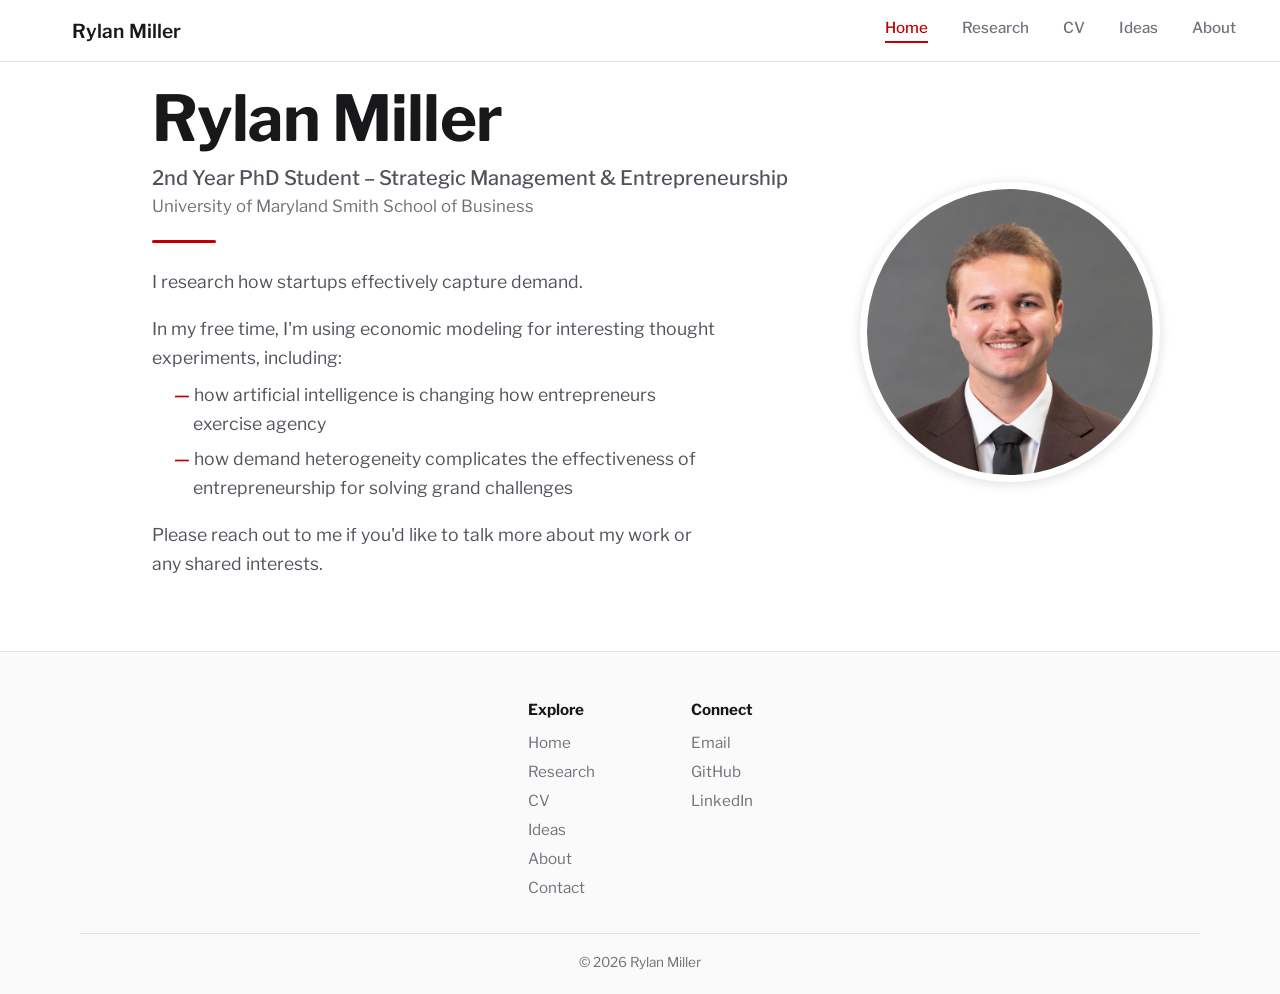
<file: index.html>
<!DOCTYPE html>
<html lang="en">
<head>
  <meta charset="UTF-8">
  <meta name="viewport" content="width=device-width, initial-scale=1.0">
  <title>Rylan Miller</title>
  <link rel="preconnect" href="https://fonts.googleapis.com">
  <link rel="preconnect" href="https://fonts.gstatic.com" crossorigin>
  <link href="https://fonts.googleapis.com/css2?family=Libre+Franklin:ital,wght@0,400;0,500;0,600;0,700;1,400;1,500&display=swap" rel="stylesheet">
  <link rel="stylesheet" href="styles.css?v=10">
</head>
<body>
  <header class="site-header">
    <a class="brand" href="index.html">Rylan Miller</a>
    <nav class="nav">
      <a href="index.html" class="active">Home</a>
      <a href="research.html">Research</a>
      <a href="cv.html">CV</a>
      <a href="ideas.html">Ideas</a>
      <a href="about.html">About</a>
    </nav>
  </header>

  <main class="hero">
    <div class="hero-left">
      <h1 class="name">Rylan Miller</h1>
      <div class="title-block">
        <p class="title">2nd Year PhD Student &ndash; Strategic Management &amp; Entrepreneurship</p>
        <p class="affiliation">University of Maryland Smith School of Business</p>
        <hr class="divider">
      </div>
      <p class="intro">
        I research how startups effectively capture demand.
      </p>
      <p class="intro">In my free time, I'm using economic modeling for interesting thought experiments, including:</p>
      <ul class="intro-list">
        <li>how artificial intelligence is changing how entrepreneurs exercise agency</li>
        <li>how demand heterogeneity complicates the effectiveness of entrepreneurship for solving grand challenges</li>
      </ul>
      <p class="intro">
        Please reach out to me if you'd like to talk more about my work or any shared interests.
      </p>
    </div>

    <div class="hero-right">
      <div class="portrait-ring">
        <img src="assets/headshot.jpg" alt="Portrait of Rylan Miller" class="portrait">
      </div>
    </div>
  </main>

  <footer class="site-footer">
    <div class="footer-inner">
      <nav class="footer-cols" aria-label="Footer">
        <div class="footer-col">
          <h3>Explore</h3>
          <a href="index.html">Home</a>
          <a href="research.html">Research</a>
          <a href="cv.html">CV</a>
          <a href="ideas.html">Ideas</a>
          <a href="about.html">About</a>
          <a href="about.html#contact">Contact</a>
        </div>
        <div class="footer-col">
          <h3>Connect</h3>
          <a href="mailto:rylan@umd.edu">Email</a>
          <a href="https://github.com/rylanmiller25" target="_blank" rel="noopener noreferrer">GitHub</a>
          <a href="https://www.linkedin.com/in/miller-rylan/" target="_blank" rel="noopener noreferrer">LinkedIn</a>
        </div>
      </nav>
    </div>
    <div class="footer-bottom">© 2026 Rylan Miller</div>
  </footer>
</body>
</html>
</file>
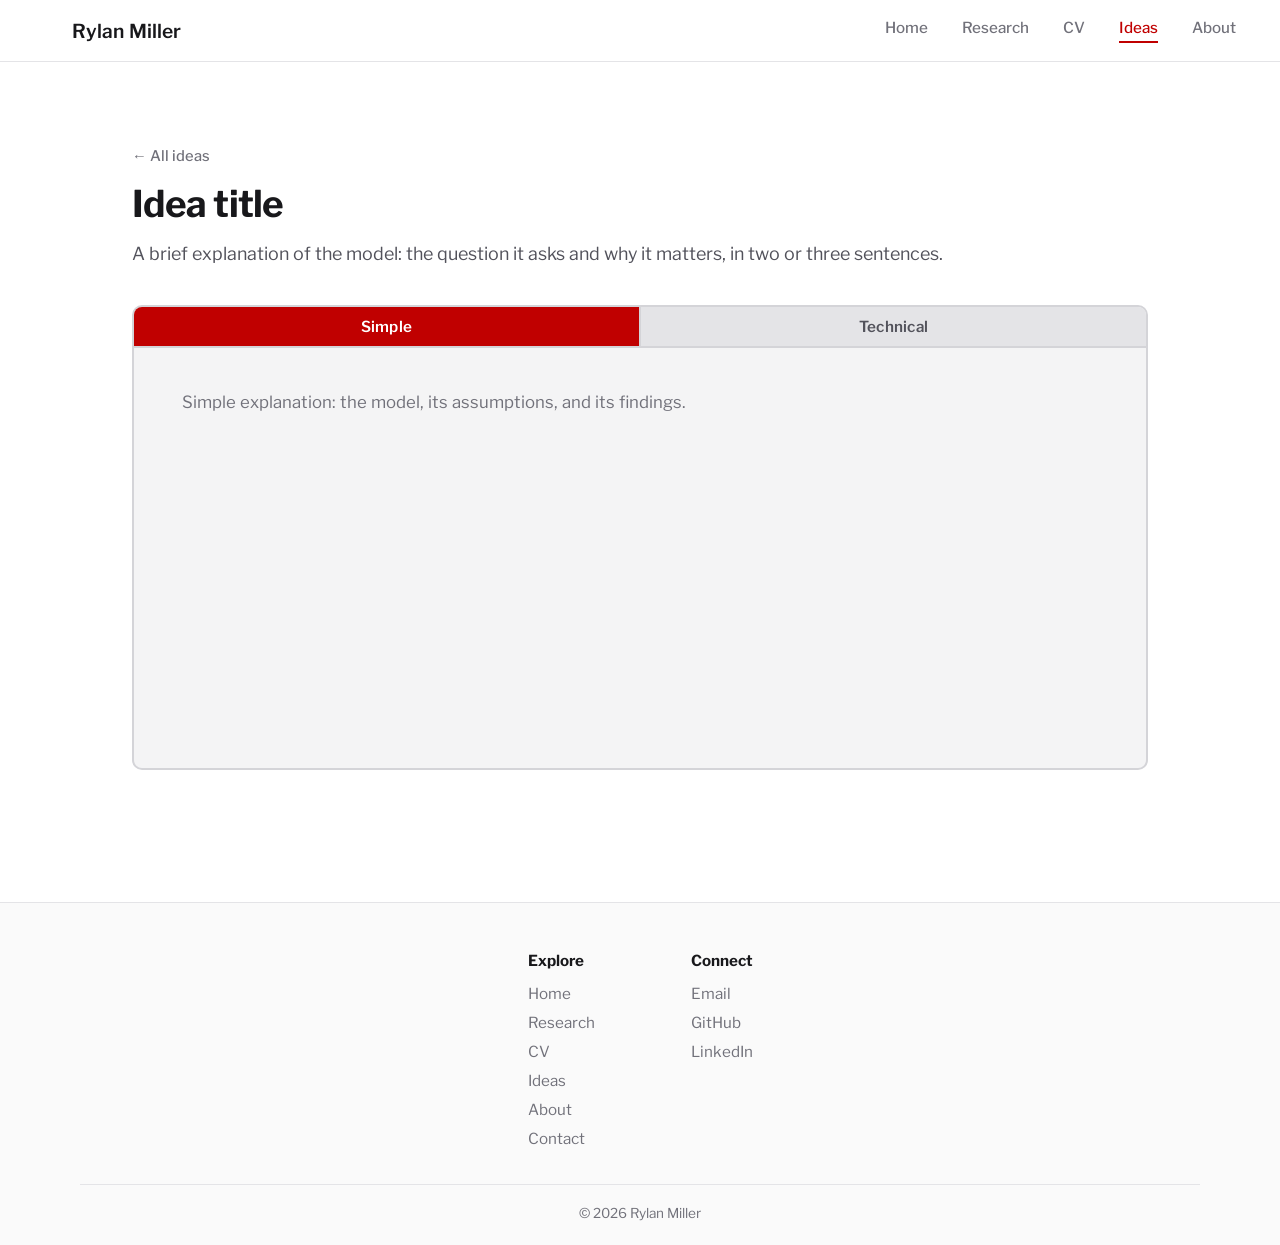
<file: _idea-template.html>
<!DOCTYPE html>
<html lang="en">
<head>
  <meta charset="UTF-8">
  <meta name="viewport" content="width=device-width, initial-scale=1.0">
  <title>Idea title — Rylan Miller</title>
  <link rel="preconnect" href="https://fonts.googleapis.com">
  <link rel="preconnect" href="https://fonts.gstatic.com" crossorigin>
  <link href="https://fonts.googleapis.com/css2?family=Libre+Franklin:ital,wght@0,400;0,500;0,600;0,700;1,400;1,500&display=swap" rel="stylesheet">
  <link rel="stylesheet" href="styles.css?v=10">
</head>
<body>
  <header class="site-header">
    <a class="brand" href="index.html">Rylan Miller</a>
    <nav class="nav">
      <a href="index.html">Home</a>
      <a href="research.html">Research</a>
      <a href="cv.html">CV</a>
      <a href="ideas.html" class="active">Ideas</a>
      <a href="about.html">About</a>
    </nav>
  </header>

  <main class="page">
    <a class="idea-back" href="ideas.html">&larr; All ideas</a>
    <h1 class="idea-title">Idea title</h1>
    <p class="idea-summary">A brief explanation of the model: the question it asks and why it matters, in two or three sentences.</p>
    <section class="ideas-panel">
      <div class="ideas-toggle" role="tablist" aria-label="Explanation level">
        <button type="button" role="tab" id="tab-simple" aria-controls="view-simple" aria-selected="true">Simple</button>
        <button type="button" role="tab" id="tab-technical" aria-controls="view-technical" aria-selected="false">Technical</button>
      </div>

      <div class="ideas-view" id="view-simple" role="tabpanel" aria-labelledby="tab-simple">
        <p class="ideas-empty">Simple explanation: the model, its assumptions, and its findings.</p>
      </div>

      <div class="ideas-view" id="view-technical" role="tabpanel" aria-labelledby="tab-technical" hidden>
        <p class="ideas-empty">Technical explanation: the model, its assumptions, the math, and all findings.</p>
      </div>
    </section>
  </main>

  <script>
    (function () {
      var tabs = document.querySelectorAll('.ideas-toggle [role="tab"]');
      function show(id) {
        tabs.forEach(function (t) {
          var on = t.id === id;
          t.setAttribute('aria-selected', on);
          document.getElementById(t.getAttribute('aria-controls')).hidden = !on;
        });
        try { history.replaceState(null, '', id === 'tab-technical' ? '#technical' : '#simple'); } catch (e) {}
      }
      tabs.forEach(function (t) { t.addEventListener('click', function () { show(t.id); }); });
      if (location.hash === '#technical') show('tab-technical');
    })();
  </script>

  <footer class="site-footer">
    <div class="footer-inner">
      <nav class="footer-cols" aria-label="Footer">
        <div class="footer-col">
          <h3>Explore</h3>
          <a href="index.html">Home</a>
          <a href="research.html">Research</a>
          <a href="cv.html">CV</a>
          <a href="ideas.html">Ideas</a>
          <a href="about.html">About</a>
          <a href="about.html#contact">Contact</a>
        </div>
        <div class="footer-col">
          <h3>Connect</h3>
          <a href="mailto:rylan@umd.edu">Email</a>
          <a href="https://github.com/rylanmiller25" target="_blank" rel="noopener noreferrer">GitHub</a>
          <a href="https://www.linkedin.com/in/miller-rylan/" target="_blank" rel="noopener noreferrer">LinkedIn</a>
        </div>
      </nav>
    </div>
    <div class="footer-bottom">© 2026 Rylan Miller</div>
  </footer>
</body>
</html>
</file>
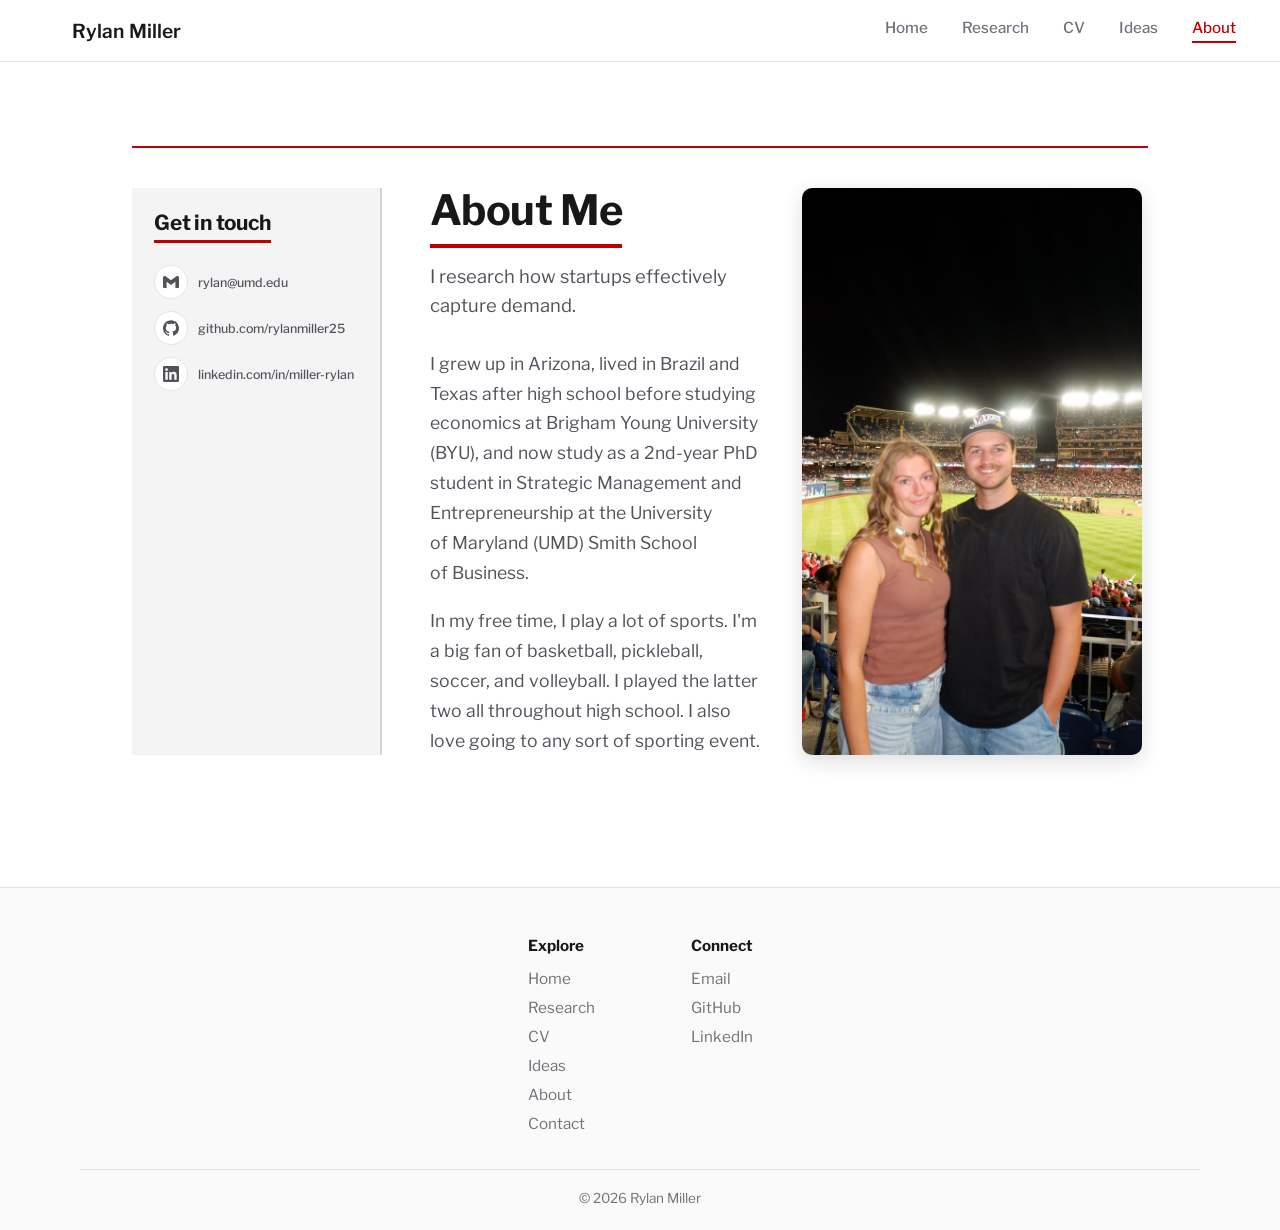
<file: about.html>
<!DOCTYPE html>
<html lang="en">
<head>
  <meta charset="UTF-8">
  <meta name="viewport" content="width=device-width, initial-scale=1.0">
  <title>About Me — Rylan Miller</title>
  <link rel="preconnect" href="https://fonts.googleapis.com">
  <link rel="preconnect" href="https://fonts.gstatic.com" crossorigin>
  <link href="https://fonts.googleapis.com/css2?family=Libre+Franklin:ital,wght@0,400;0,500;0,600;0,700;1,400;1,500&display=swap" rel="stylesheet">
  <link rel="stylesheet" href="styles.css?v=10">
</head>
<body>
  <header class="site-header">
    <a class="brand" href="index.html">Rylan Miller</a>
    <nav class="nav">
      <a href="index.html">Home</a>
      <a href="research.html">Research</a>
      <a href="cv.html">CV</a>
      <a href="ideas.html">Ideas</a>
      <a href="about.html" class="active">About</a>
    </nav>
  </header>

  <main class="page">
    <hr class="section-rule">

    <div class="about-cols">
      <aside class="contact-aside" id="contact">
        <h2 class="contact-heading">Get in touch</h2>

        <div class="contact-list">
          <a class="contact-link" href="mailto:rylan@umd.edu">
            <span class="contact-icon" aria-hidden="true">
              <svg viewBox="0 0 24 24" role="img"><title>Email</title><path d="M24 5.457v13.909c0 .904-.732 1.636-1.636 1.636h-3.819V11.73L12 16.64l-6.545-4.91v9.273H1.636A1.636 1.636 0 0 1 0 19.366V5.457c0-2.023 2.309-3.178 3.927-1.964L5.455 4.64 12 9.548l6.545-4.91 1.528-1.145C21.69 2.28 24 3.434 24 5.457z"/></svg>
            </span>
            <span class="contact-handle">rylan@umd.edu</span>
          </a>

          <a class="contact-link" href="https://github.com/rylanmiller25" target="_blank" rel="noopener noreferrer">
            <span class="contact-icon" aria-hidden="true">
              <svg viewBox="0 0 24 24" role="img"><title>GitHub</title><path d="M12 .297c-6.63 0-12 5.373-12 12 0 5.303 3.438 9.8 8.205 11.385.6.113.82-.258.82-.577 0-.285-.01-1.04-.015-2.04-3.338.724-4.042-1.61-4.042-1.61C4.422 18.07 3.633 17.7 3.633 17.7c-1.087-.744.084-.729.084-.729 1.205.084 1.838 1.236 1.838 1.236 1.07 1.835 2.809 1.305 3.495.998.108-.776.417-1.305.76-1.605-2.665-.305-5.467-1.334-5.467-5.931 0-1.311.469-2.381 1.236-3.221-.124-.303-.535-1.524.117-3.176 0 0 1.008-.322 3.301 1.23A11.509 11.509 0 0 1 12 5.803c1.02.005 2.047.138 3.006.404 2.291-1.552 3.297-1.23 3.297-1.23.653 1.653.242 2.874.118 3.176.77.84 1.235 1.911 1.235 3.221 0 4.609-2.807 5.624-5.479 5.921.43.372.823 1.102.823 2.222 0 1.606-.014 2.898-.014 3.293 0 .322.216.694.825.576C20.565 22.092 24 17.592 24 12.297c0-6.627-5.373-12-12-12"/></svg>
            </span>
            <span class="contact-handle">github.com/rylanmiller25</span>
          </a>

          <a class="contact-link" href="https://www.linkedin.com/in/miller-rylan/" target="_blank" rel="noopener noreferrer">
            <span class="contact-icon" aria-hidden="true">
              <svg viewBox="0 0 24 24" role="img"><title>LinkedIn</title><path d="M20.447 20.452h-3.554v-5.569c0-1.328-.027-3.037-1.852-3.037-1.853 0-2.136 1.445-2.136 2.939v5.667H9.351V9h3.414v1.561h.046c.477-.9 1.637-1.85 3.37-1.85 3.601 0 4.267 2.37 4.267 5.455v6.286zM5.337 7.433a2.062 2.062 0 0 1-2.063-2.065 2.064 2.064 0 1 1 2.063 2.065zm1.782 13.019H3.555V9h3.564v11.452zM22.225 0H1.771C.792 0 0 .774 0 1.729v20.542C0 23.227.792 24 1.771 24h20.451C23.2 24 24 23.227 24 22.271V1.729C24 .774 23.2 0 22.225 0z"/></svg>
            </span>
            <span class="contact-handle">linkedin.com/in/miller-rylan</span>
          </a>
        </div>
      </aside>

      <div class="about-body">
        <div class="about-text">
          <h1 class="page-title">About Me</h1>
          <p class="page-lead">
            I research how startups effectively capture demand.
          </p>

          <div class="prose">
            <p>
              I grew up in Arizona, lived in Brazil and Texas after high school before
              studying economics at Brigham Young University (BYU), and now study as a
              2nd-year PhD student in Strategic Management and Entrepreneurship at the
              University of Maryland (UMD) Smith School of Business.
            </p>
            <p>
              In my free time, I play a lot of sports. I'm a big fan of basketball,
              pickleball, soccer, and volleyball. I played the latter two all throughout
              high school. I also love going to any sort of sporting event.
            </p>
          </div>
        </div>

        <figure class="about-photo">
          <img src="assets/about-baseball.jpg" alt="Rylan Miller at a night baseball game at Nationals Park" width="800" height="1200">
        </figure>
      </div>
    </div>
  </main>

  <footer class="site-footer">
    <div class="footer-inner">
      <nav class="footer-cols" aria-label="Footer">
        <div class="footer-col">
          <h3>Explore</h3>
          <a href="index.html">Home</a>
          <a href="research.html">Research</a>
          <a href="cv.html">CV</a>
          <a href="ideas.html">Ideas</a>
          <a href="about.html">About</a>
          <a href="about.html#contact">Contact</a>
        </div>
        <div class="footer-col">
          <h3>Connect</h3>
          <a href="mailto:rylan@umd.edu">Email</a>
          <a href="https://github.com/rylanmiller25" target="_blank" rel="noopener noreferrer">GitHub</a>
          <a href="https://www.linkedin.com/in/miller-rylan/" target="_blank" rel="noopener noreferrer">LinkedIn</a>
        </div>
      </nav>
    </div>
    <div class="footer-bottom">© 2026 Rylan Miller</div>
  </footer>
</body>
</html>
</file>
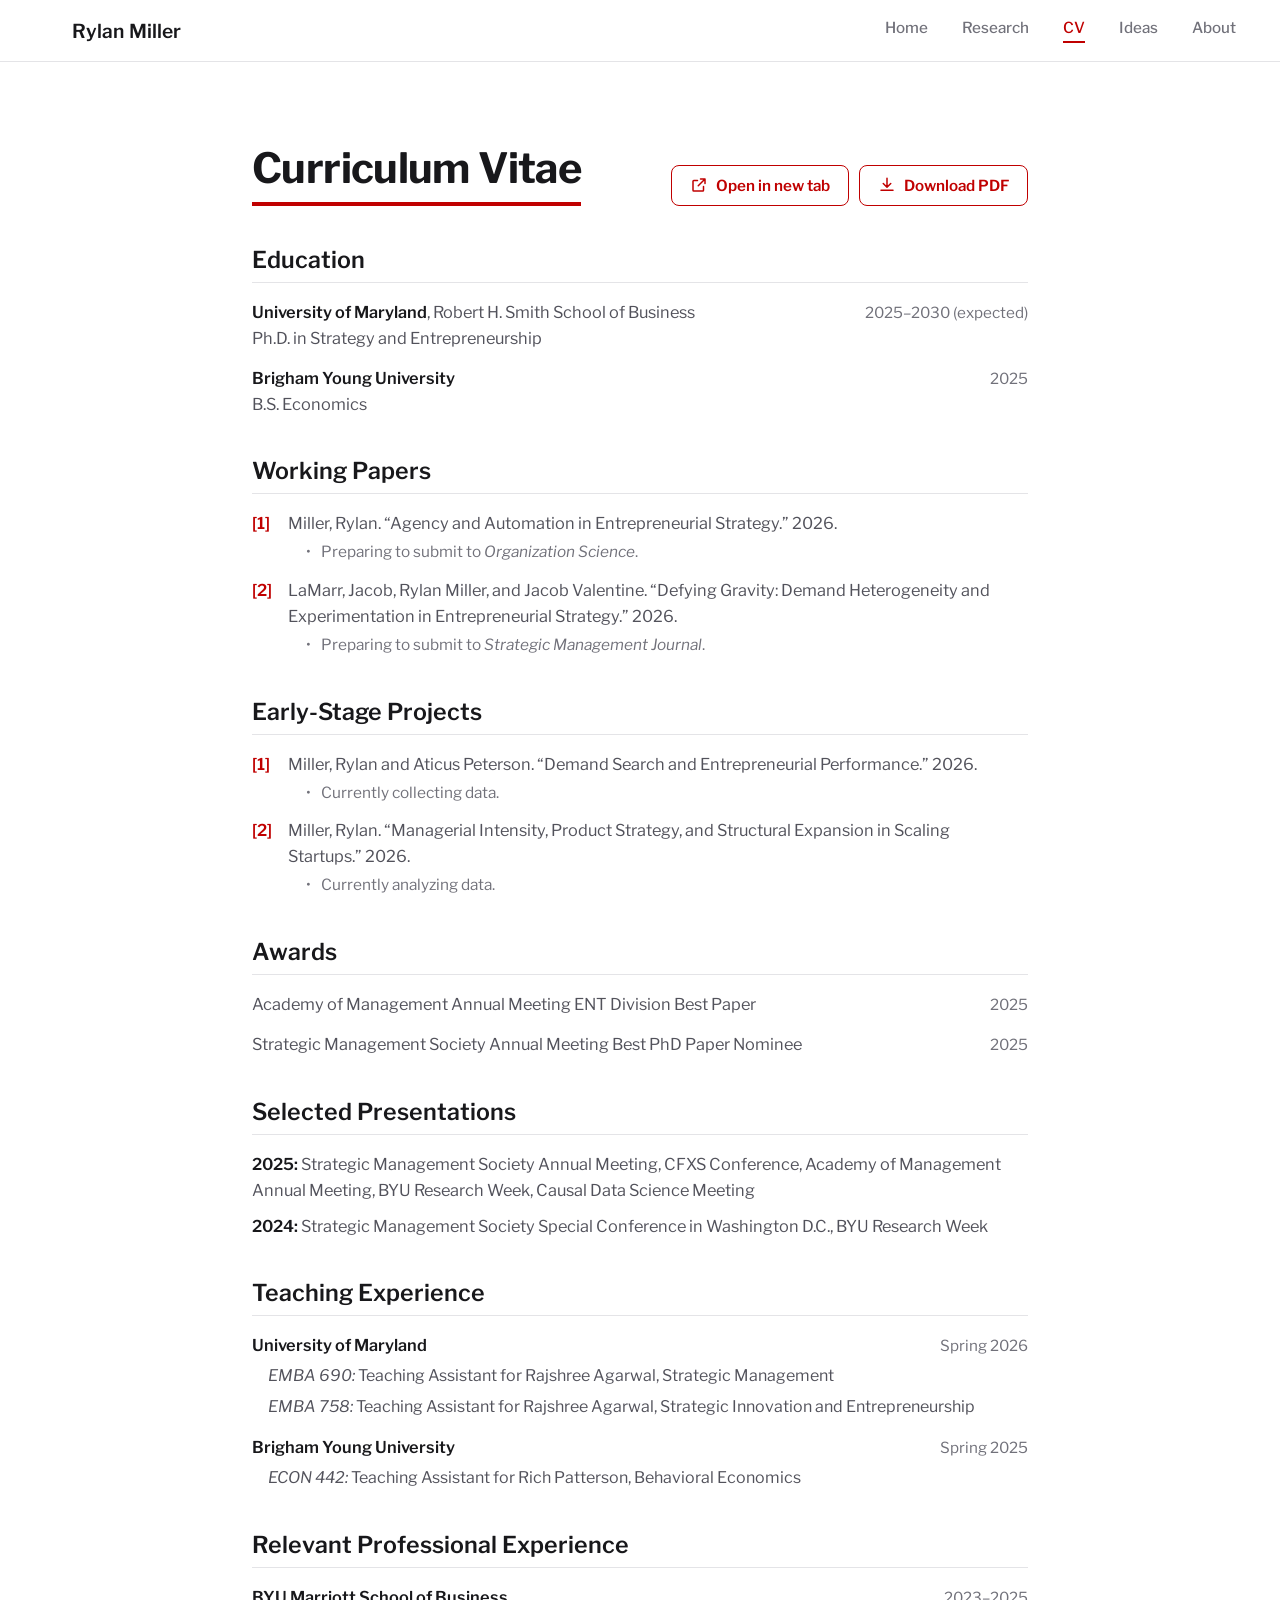
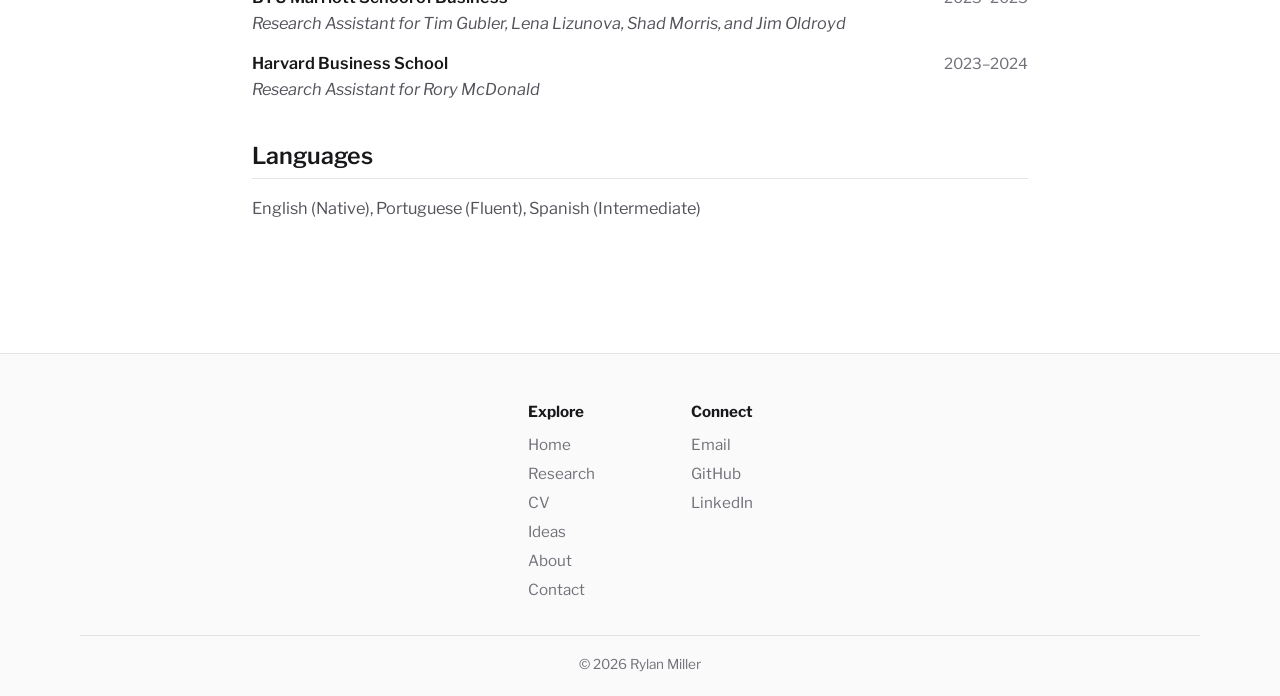
<file: cv.html>
<!DOCTYPE html>
<html lang="en">
<head>
  <meta charset="UTF-8">
  <meta name="viewport" content="width=device-width, initial-scale=1.0">
  <title>CV — Rylan Miller</title>
  <link rel="preconnect" href="https://fonts.googleapis.com">
  <link rel="preconnect" href="https://fonts.gstatic.com" crossorigin>
  <link href="https://fonts.googleapis.com/css2?family=Libre+Franklin:ital,wght@0,400;0,500;0,600;0,700;1,400;1,500&display=swap" rel="stylesheet">
  <link rel="stylesheet" href="styles.css?v=10">
</head>
<body>
  <header class="site-header">
    <a class="brand" href="index.html">Rylan Miller</a>
    <nav class="nav">
      <a href="index.html">Home</a>
      <a href="research.html">Research</a>
      <a href="cv.html" class="active">CV</a>
      <a href="ideas.html">Ideas</a>
      <a href="about.html">About</a>
    </nav>
  </header>

  <main class="page cv">
    <div class="cv-head">
      <h1 class="page-title">Curriculum Vitae</h1>
      <div class="cv-actions">
        <a class="cv-download" href="assets/Rylan-Miller-CV.pdf" target="_blank" rel="noopener">
          <svg viewBox="0 0 24 24" aria-hidden="true"><path d="M14 4h6v6M20 4l-9 9M18 14v5a1 1 0 0 1-1 1H5a1 1 0 0 1-1-1V7a1 1 0 0 1 1-1h5" fill="none" stroke="currentColor" stroke-width="2" stroke-linecap="round" stroke-linejoin="round"/></svg>
          Open in new tab
        </a>
        <a class="cv-download" href="assets/Rylan-Miller-CV.pdf" download>
          <svg viewBox="0 0 24 24" aria-hidden="true"><path d="M12 3v12m0 0-5-5m5 5 5-5M4 19h16" fill="none" stroke="currentColor" stroke-width="2" stroke-linecap="round" stroke-linejoin="round"/></svg>
          Download PDF
        </a>
      </div>
    </div>

    <section class="cv-section">
      <h2>Education</h2>
      <div class="cv-row"><div><strong>University of Maryland</strong>, Robert H. Smith School of Business<br>Ph.D. in Strategy and Entrepreneurship</div><span class="cv-date">2025&ndash;2030 (expected)</span></div>
      <div class="cv-row"><div><strong>Brigham Young University</strong><br>B.S. Economics</div><span class="cv-date">2025</span></div>
    </section>

    <section class="cv-section">
      <h2>Working Papers</h2>
      <ol class="cv-list">
        <li>Miller, Rylan. &ldquo;Agency and Automation in Entrepreneurial Strategy.&rdquo; 2026.
          <ul class="cv-status"><li>Preparing to submit to <em>Organization Science</em>.</li></ul>
        </li>
        <li>LaMarr, Jacob, Rylan Miller, and Jacob Valentine. &ldquo;Defying Gravity: Demand Heterogeneity and Experimentation in Entrepreneurial Strategy.&rdquo; 2026.
          <ul class="cv-status"><li>Preparing to submit to <em>Strategic Management Journal</em>.</li></ul>
        </li>
      </ol>
    </section>

    <section class="cv-section">
      <h2>Early-Stage Projects</h2>
      <ol class="cv-list">
        <li>Miller, Rylan and Aticus Peterson. &ldquo;Demand Search and Entrepreneurial Performance.&rdquo; 2026.
          <ul class="cv-status"><li>Currently collecting data.</li></ul>
        </li>
        <li>Miller, Rylan. &ldquo;Managerial Intensity, Product Strategy, and Structural Expansion in Scaling Startups.&rdquo; 2026.
          <ul class="cv-status"><li>Currently analyzing data.</li></ul>
        </li>
      </ol>
    </section>

    <section class="cv-section">
      <h2>Awards</h2>
      <div class="cv-row"><div>Academy of Management Annual Meeting ENT Division Best Paper</div><span class="cv-date">2025</span></div>
      <div class="cv-row"><div>Strategic Management Society Annual Meeting Best PhD Paper Nominee</div><span class="cv-date">2025</span></div>
    </section>

    <section class="cv-section">
      <h2>Selected Presentations</h2>
      <p class="cv-line"><strong>2025:</strong> Strategic Management Society Annual Meeting, CFXS Conference, Academy of Management Annual Meeting, BYU Research Week, Causal Data Science Meeting</p>
      <p class="cv-line"><strong>2024:</strong> Strategic Management Society Special Conference in Washington D.C., BYU Research Week</p>
    </section>

    <section class="cv-section">
      <h2>Teaching Experience</h2>
      <div class="cv-row"><div><strong>University of Maryland</strong></div><span class="cv-date">Spring 2026</span></div>
      <p class="cv-sub"><em>EMBA 690:</em> Teaching Assistant for Rajshree Agarwal, Strategic Management</p>
      <p class="cv-sub"><em>EMBA 758:</em> Teaching Assistant for Rajshree Agarwal, Strategic Innovation and Entrepreneurship</p>
      <div class="cv-row"><div><strong>Brigham Young University</strong></div><span class="cv-date">Spring 2025</span></div>
      <p class="cv-sub"><em>ECON 442:</em> Teaching Assistant for Rich Patterson, Behavioral Economics</p>
    </section>

    <section class="cv-section">
      <h2>Relevant Professional Experience</h2>
      <div class="cv-row"><div><strong>BYU Marriott School of Business</strong><br><em>Research Assistant for Tim Gubler, Lena Lizunova, Shad Morris, and Jim Oldroyd</em></div><span class="cv-date">2023&ndash;2025</span></div>
      <div class="cv-row"><div><strong>Harvard Business School</strong><br><em>Research Assistant for Rory McDonald</em></div><span class="cv-date">2023&ndash;2024</span></div>
    </section>

    <section class="cv-section">
      <h2>Languages</h2>
      <p class="cv-line">English (Native), Portuguese (Fluent), Spanish (Intermediate)</p>
    </section>
  </main>

  <footer class="site-footer">
    <div class="footer-inner">
      <nav class="footer-cols" aria-label="Footer">
        <div class="footer-col">
          <h3>Explore</h3>
          <a href="index.html">Home</a>
          <a href="research.html">Research</a>
          <a href="cv.html">CV</a>
          <a href="ideas.html">Ideas</a>
          <a href="about.html">About</a>
          <a href="about.html#contact">Contact</a>
        </div>
        <div class="footer-col">
          <h3>Connect</h3>
          <a href="mailto:rylan@umd.edu">Email</a>
          <a href="https://github.com/rylanmiller25" target="_blank" rel="noopener noreferrer">GitHub</a>
          <a href="https://www.linkedin.com/in/miller-rylan/" target="_blank" rel="noopener noreferrer">LinkedIn</a>
        </div>
      </nav>
    </div>
    <div class="footer-bottom">© 2026 Rylan Miller</div>
  </footer>
</body>
</html>
</file>
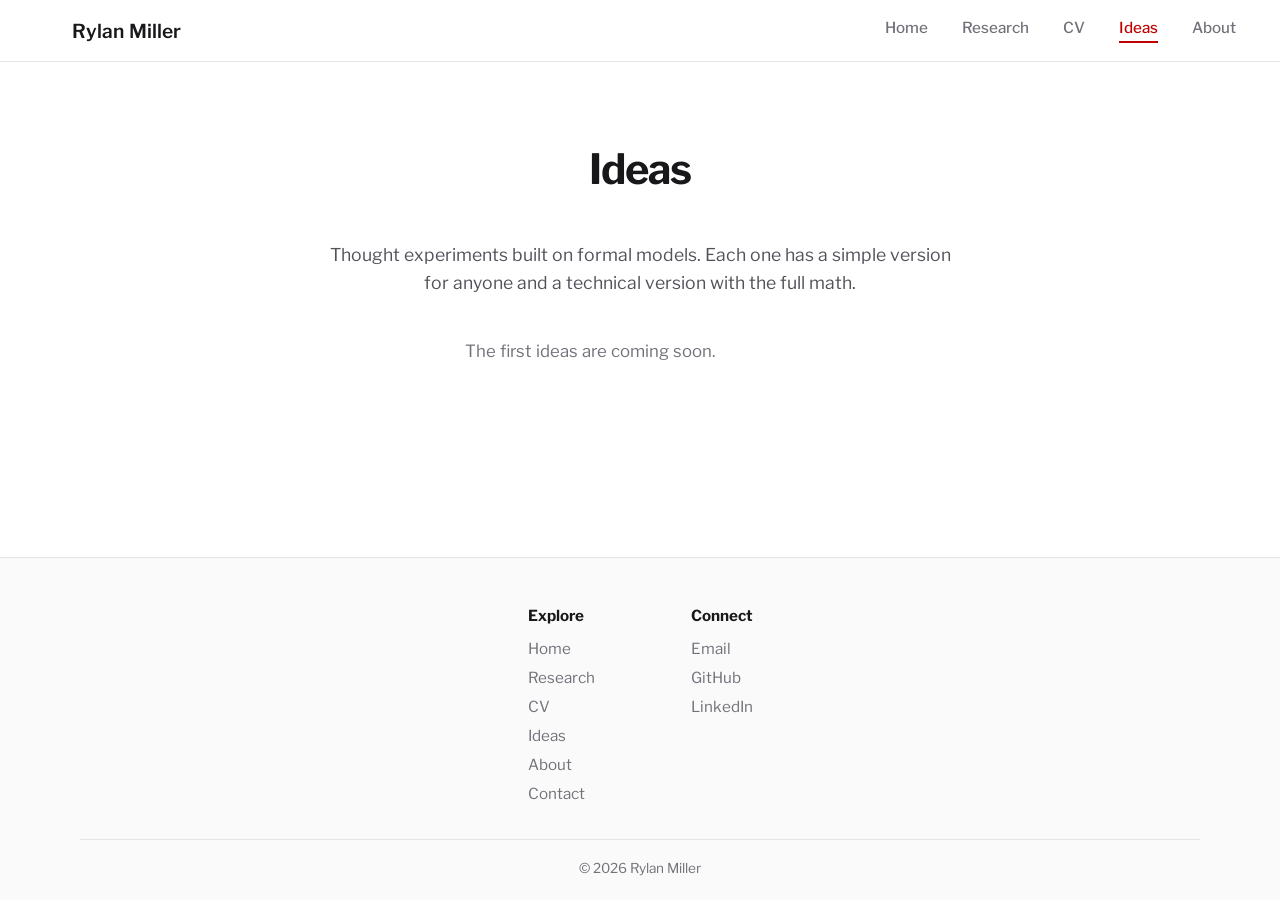
<file: ideas.html>
<!DOCTYPE html>
<html lang="en">
<head>
  <meta charset="UTF-8">
  <meta name="viewport" content="width=device-width, initial-scale=1.0">
  <title>Ideas — Rylan Miller</title>
  <link rel="preconnect" href="https://fonts.googleapis.com">
  <link rel="preconnect" href="https://fonts.gstatic.com" crossorigin>
  <link href="https://fonts.googleapis.com/css2?family=Libre+Franklin:ital,wght@0,400;0,500;0,600;0,700;1,400;1,500&display=swap" rel="stylesheet">
  <link rel="stylesheet" href="styles.css?v=10">
</head>
<body>
  <header class="site-header">
    <a class="brand" href="index.html">Rylan Miller</a>
    <nav class="nav">
      <a href="index.html">Home</a>
      <a href="research.html">Research</a>
      <a href="cv.html">CV</a>
      <a href="ideas.html" class="active">Ideas</a>
      <a href="about.html">About</a>
    </nav>
  </header>

  <main class="page">
    <h1 class="portfolio-headline">Ideas</h1>
    <p class="ideas-intro">Thought experiments built on formal models. Each one has a simple version for anyone and a technical version with the full math.</p>

    <div class="idea-list">
      <!-- One card per idea. Copy _idea-template.html to idea-<slug>.html, then add:
      <a class="idea-card" href="idea-slug.html">
        <h2 class="idea-card-title">Idea title</h2>
        <p class="idea-card-summary">One-sentence description of the question.</p>
        <span class="idea-card-more">Read more &rarr;</span>
      </a>
      -->
      <p class="ideas-empty">The first ideas are coming soon.</p>
    </div>
  </main>

  <footer class="site-footer">
    <div class="footer-inner">
      <nav class="footer-cols" aria-label="Footer">
        <div class="footer-col">
          <h3>Explore</h3>
          <a href="index.html">Home</a>
          <a href="research.html">Research</a>
          <a href="cv.html">CV</a>
          <a href="ideas.html">Ideas</a>
          <a href="about.html">About</a>
          <a href="about.html#contact">Contact</a>
        </div>
        <div class="footer-col">
          <h3>Connect</h3>
          <a href="mailto:rylan@umd.edu">Email</a>
          <a href="https://github.com/rylanmiller25" target="_blank" rel="noopener noreferrer">GitHub</a>
          <a href="https://www.linkedin.com/in/miller-rylan/" target="_blank" rel="noopener noreferrer">LinkedIn</a>
        </div>
      </nav>
    </div>
    <div class="footer-bottom">© 2026 Rylan Miller</div>
  </footer>
</body>
</html>
</file>
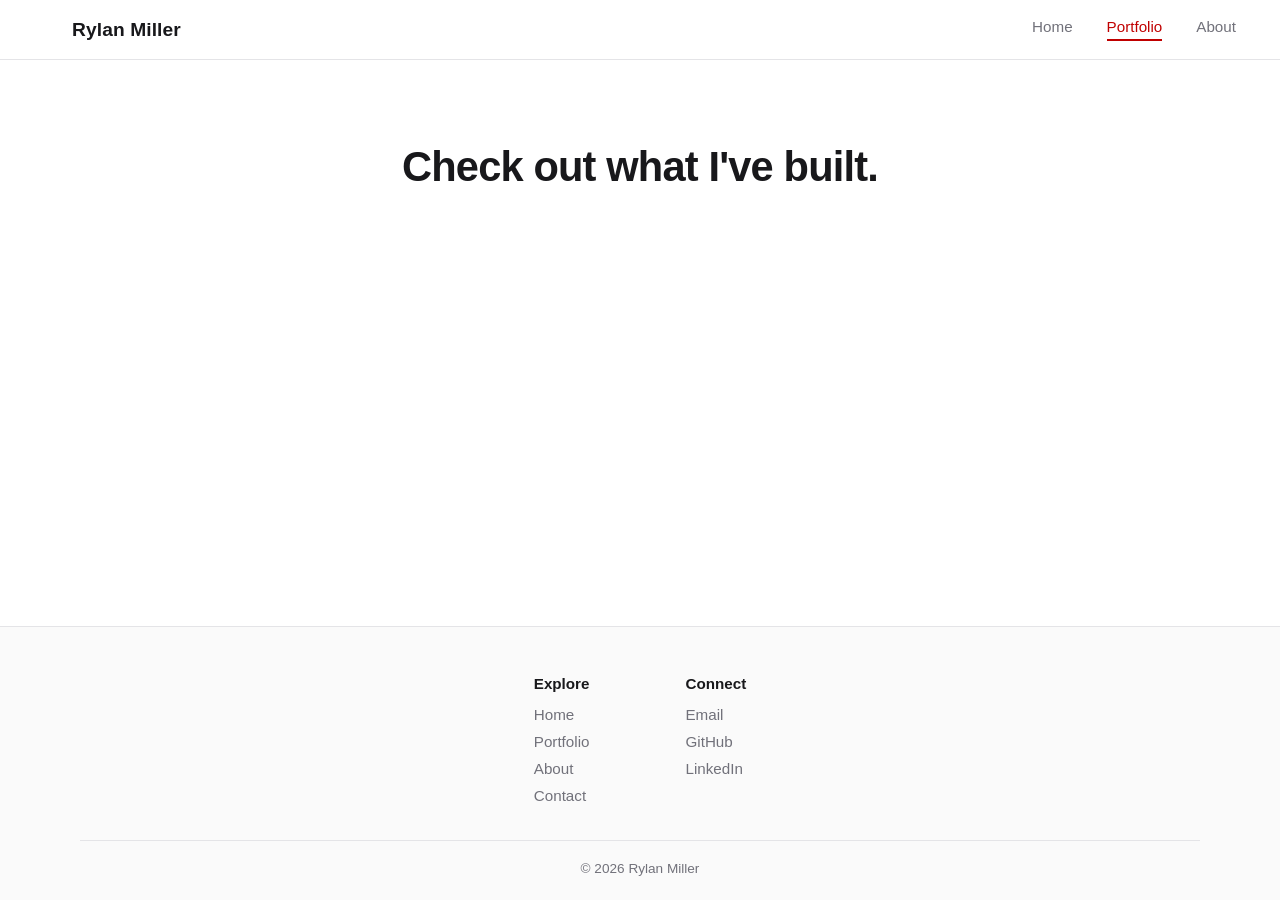
<file: portfolio.html>
<!DOCTYPE html>
<html lang="en">
<head>
  <meta charset="UTF-8">
  <meta name="viewport" content="width=device-width, initial-scale=1.0">
  <title>Portfolio — Rylan Miller</title>
  <link rel="preconnect" href="https://fonts.googleapis.com">
  <link rel="preconnect" href="https://fonts.gstatic.com" crossorigin>
  <link href="https://fonts.googleapis.com/css2?family=Inter:wght@400;500;600;700&family=Newsreader:opsz,wght@6..72,400;6..72,500;6..72,600;6..72,700&display=swap" rel="stylesheet">
  <link rel="stylesheet" href="styles.css">
</head>
<body>
  <header class="site-header">
    <div class="brand">Rylan Miller</div>
    <nav class="nav">
      <a href="index.html">Home</a>
      <a href="portfolio.html" class="active">Portfolio</a>
      <a href="about.html">About</a>
    </nav>
  </header>

  <main class="page">
    <h1 class="portfolio-headline">Check out what I've built.</h1>

    <div class="project-grid">


    </div>
  </main>

  <footer class="site-footer">
    <div class="footer-inner">
      <nav class="footer-cols" aria-label="Footer">
        <div class="footer-col">
          <h3>Explore</h3>
          <a href="index.html">Home</a>
          <a href="portfolio.html">Portfolio</a>
          <a href="about.html">About</a>
          <a href="about.html#contact">Contact</a>
        </div>
        <div class="footer-col">
          <h3>Connect</h3>
          <a href="mailto:rylan.miller25@gmail.com">Email</a>
          <a href="https://github.com/rylanmiller25" target="_blank" rel="noopener noreferrer">GitHub</a>
          <a href="https://www.linkedin.com/in/miller-rylan/" target="_blank" rel="noopener noreferrer">LinkedIn</a>
        </div>
      </nav>
    </div>
    <div class="footer-bottom">© 2026 Rylan Miller</div>
  </footer>
</body>
</html>
</file>
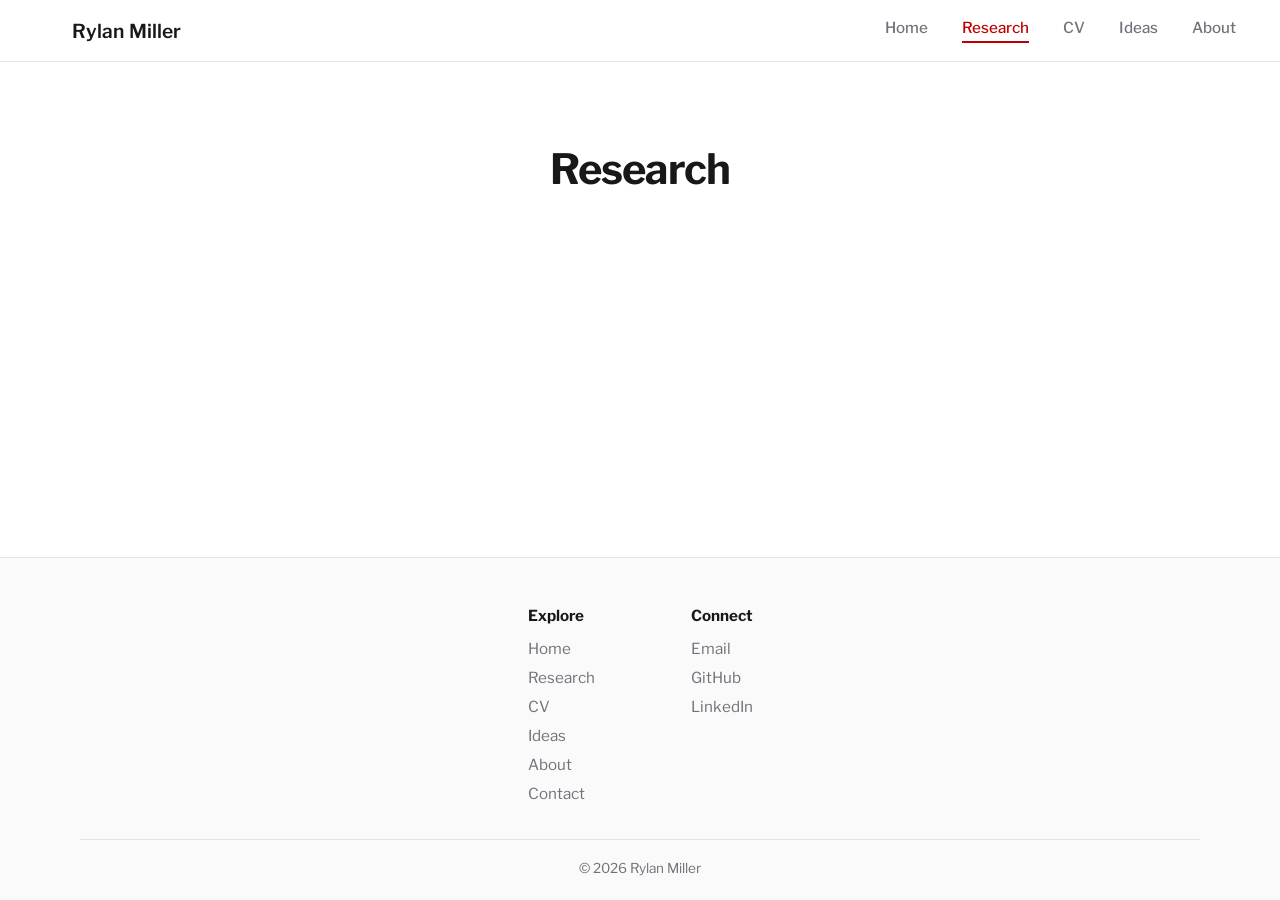
<file: research.html>
<!DOCTYPE html>
<html lang="en">
<head>
  <meta charset="UTF-8">
  <meta name="viewport" content="width=device-width, initial-scale=1.0">
  <title>Research — Rylan Miller</title>
  <link rel="preconnect" href="https://fonts.googleapis.com">
  <link rel="preconnect" href="https://fonts.gstatic.com" crossorigin>
  <link href="https://fonts.googleapis.com/css2?family=Libre+Franklin:ital,wght@0,400;0,500;0,600;0,700;1,400;1,500&display=swap" rel="stylesheet">
  <link rel="stylesheet" href="styles.css?v=10">
</head>
<body>
  <header class="site-header">
    <a class="brand" href="index.html">Rylan Miller</a>
    <nav class="nav">
      <a href="index.html">Home</a>
      <a href="research.html" class="active">Research</a>
      <a href="cv.html">CV</a>
      <a href="ideas.html">Ideas</a>
      <a href="about.html">About</a>
    </nav>
  </header>

  <main class="page">
    <h1 class="portfolio-headline">Research</h1>
  </main>

  <footer class="site-footer">
    <div class="footer-inner">
      <nav class="footer-cols" aria-label="Footer">
        <div class="footer-col">
          <h3>Explore</h3>
          <a href="index.html">Home</a>
          <a href="research.html">Research</a>
          <a href="cv.html">CV</a>
          <a href="ideas.html">Ideas</a>
          <a href="about.html">About</a>
          <a href="about.html#contact">Contact</a>
        </div>
        <div class="footer-col">
          <h3>Connect</h3>
          <a href="mailto:rylan@umd.edu">Email</a>
          <a href="https://github.com/rylanmiller25" target="_blank" rel="noopener noreferrer">GitHub</a>
          <a href="https://www.linkedin.com/in/miller-rylan/" target="_blank" rel="noopener noreferrer">LinkedIn</a>
        </div>
      </nav>
    </div>
    <div class="footer-bottom">© 2026 Rylan Miller</div>
  </footer>
</body>
</html>
</file>
<file: styles.css>
/* ── Rylan Miller portfolio — light / zinc palette, red accent ────────────── */
/* Zinc grays + the red (#C00000) used in Rylan's slide decks,                 */
/* with Libre Franklin throughout.                                              */
:root {
  --bg:           #ffffff;   /* page background: white */
  --surface:      #fafafa;   /* subtle off-white (zinc-50) */
  --header-bg:    #ffffff;   /* header background */
  --text:         #18181b;   /* primary text (zinc-900) */
  --text-soft:    #52525b;   /* body text (zinc-600) */
  --muted:        #71717a;   /* muted text (zinc-500) */
  --border:       #e4e4e7;   /* hairline dividers / borders (zinc-200) */

  --accent:       #c00000;   /* slide-deck red, legible on white */
  --accent-hover: #8f0000;   /* deep red for hover */
  --accent-soft:  #fbeaea;   /* pale red tint */

  --font-head:  "Libre Franklin", "Helvetica Neue", Helvetica, Arial, sans-serif;
  --font-body:  "Libre Franklin", "Helvetica Neue", Helvetica, Arial, sans-serif;
}

* { margin: 0; padding: 0; box-sizing: border-box; }
html, body { height: 100%; }

body {
  background: var(--bg);
  color: var(--text);
  font-family: var(--font-body);
  -webkit-font-smoothing: antialiased;
  display: flex;
  flex-direction: column;
  min-height: 100vh;
}

/* ── header ────────────────────────────────────────────────────────────────── */
.site-header {
  background: var(--header-bg);
  border-bottom: 1px solid var(--border);
  display: flex;
  align-items: center;
  justify-content: space-between;
  padding: 18px 44px;
  margin-bottom: 24px;       /* space between the header and the body */
}

.brand {
  color: var(--text);
  text-decoration: none;
  font-family: var(--font-head);
  font-size: 1.2rem;
  font-weight: 600;
  letter-spacing: 0.005em;
  padding-left: 28px;          /* indented a little from the far left */
}

.nav {
  display: flex;
  gap: 34px;
}

.nav a {
  color: var(--muted);
  text-decoration: none;
  font-size: 0.95rem;
  font-weight: 500;
  padding-bottom: 4px;
  border-bottom: 2px solid transparent;
  transition: color 0.15s ease, border-color 0.15s ease;
}

.nav a:hover { color: var(--accent); }

.nav a.active {
  color: var(--accent);
  border-bottom-color: var(--accent);   /* red underline on the current page */
}

/* ── hero (homepage body) ──────────────────────────────────────────────────── */
.hero {
  flex: 1;
  width: 100%;
  max-width: 1120px;
  margin: 0 auto;
  padding: 0 72px;
  display: flex;
  align-items: center;
  justify-content: space-between;
  gap: 72px;
}

.hero-left { max-width: 640px; }

.name {
  font-family: var(--font-head);
  font-size: 3.95rem;
  font-weight: 700;
  letter-spacing: -0.015em;
  line-height: 1.05;
  color: var(--text);
}

.title-block { width: fit-content; }

.title {
  margin-top: 14px;
  font-family: var(--font-body);
  font-size: 1.25rem;
  font-weight: 500;
  white-space: nowrap;
  color: var(--text-soft);
}

.affiliation {
  margin-top: 6px;
  font-family: var(--font-body);
  font-size: 1.05rem;
  font-weight: 400;
  white-space: nowrap;
  color: var(--muted);
}

.divider {
  border: none;
  height: 3px;
  width: 64px;                 /* short accent rule */
  background: var(--accent);
  border-radius: 2px;
  margin: 24px 0;
}

.intro {
  font-size: 1.1rem;
  line-height: 1.65;
  font-weight: 400;
  color: var(--text-soft);
  max-width: 565px;
  text-wrap: pretty;        /* avoid 1–3 word orphan lines */
}

.intro + .intro { margin-top: 18px; }

.intro-list {
  list-style: none;
  margin-top: 8px;
  padding-left: 1.25em;         /* very slight indent of the bullets */
  font-size: 1.1rem;
  line-height: 1.65;
  color: var(--text-soft);
  max-width: 565px;
  text-wrap: pretty;        /* avoid 1–3 word orphan lines */
}

.intro-list li {
  padding-left: 1.1em;
  text-indent: -1.1em;          /* hanging indent: marker at left edge */
}

.intro-list li::before {
  content: "—  ";
  color: var(--accent);         /* blue marker */
  font-weight: 600;
}

.intro-list li + li { margin-top: 6px; }

.intro-list + .intro { margin-top: 18px; }

/* ── portrait ──────────────────────────────────────────────────────────────── */
.hero-right { flex-shrink: 0; }

.portrait-ring {
  width: 300px;
  height: 300px;
  border-radius: 50%;
  border: 7px solid #ffffff;         /* white ring */
  overflow: hidden;
  background: #ffffff;
  box-shadow: 0 2px 12px rgba(24, 24, 27, 0.14);  /* soft shadow so a white ring reads on white */
}

.portrait {
  width: 100%;
  height: 100%;
  object-fit: cover;
  object-position: center 22%;       /* center the face vertically */
  transform: scale(1.05) translateX(-2.5%);  /* nudge portrait left a touch */
  display: block;
}

/* ── inner pages (about, contact) ──────────────────────────────────────────── */
.page {
  flex: 1;
  width: 100%;
  max-width: 1120px;
  margin: 0 auto;
  padding: 60px 52px;
}

.page-title {
  display: inline-block;
  font-family: var(--font-head);
  font-size: 2.6rem;
  font-weight: 700;
  letter-spacing: -0.015em;
  line-height: 1.1;
  color: var(--text);
  padding-bottom: 10px;
  border-bottom: 4px solid var(--accent);   /* thick red underline */
}

.page-lead {
  margin-top: 14px;
  font-size: 1.15rem;
  line-height: 1.6;
  color: var(--text-soft);
  max-width: 760px;
  text-wrap: pretty;        /* avoid 1–3 word orphan lines */
}

/* prose (about) */
.prose { margin-top: 28px; }
.prose p {
  font-size: 1.1rem;
  line-height: 1.7;
  color: var(--text-soft);
  max-width: 760px;
  text-wrap: pretty;        /* avoid 1–3 word orphan lines */
}
.prose p + p { margin-top: 18px; }
.prose ul {
  margin-top: 14px;
  padding-left: 1.25em;
  list-style: none;
  max-width: 760px;
}
.prose li {
  font-size: 1.1rem;
  line-height: 1.65;
  color: var(--text-soft);
  padding-left: 1.1em;
  text-indent: -1.1em;
  text-wrap: pretty;
}
.prose li::before { content: "—  "; color: var(--accent); font-weight: 600; }
.prose li + li { margin-top: 6px; }

.prose a {
  color: var(--accent);
  text-decoration: underline;
  text-underline-offset: 2px;
  transition: color 0.15s ease;
}
.prose a:hover { color: var(--accent-hover); }

/* contact links with icons */
.contact-list {
  margin-top: 40px;
  display: flex;
  flex-direction: column;
  gap: 18px;
}

.contact-link {
  display: inline-flex;
  align-items: center;
  gap: 16px;
  text-decoration: none;
  width: fit-content;
}

.contact-icon {
  width: 48px;
  height: 48px;
  border-radius: 50%;
  border: 1px solid var(--border);
  background: #ffffff;
  display: flex;
  align-items: center;
  justify-content: center;
  color: var(--text-soft);
  flex-shrink: 0;
  transition: border-color 0.15s ease, background 0.15s ease, color 0.15s ease;
}

.contact-icon svg { width: 22px; height: 22px; fill: currentColor; display: block; }

.contact-label {
  font-size: 1.05rem;
  font-weight: 600;
  color: var(--text);
  transition: color 0.15s ease;
}

.contact-label .sub {
  display: block;
  font-size: 0.9rem;
  font-weight: 400;
  color: var(--muted);
  transition: color 0.15s ease;
}

.contact-link:hover .contact-icon {
  border-color: var(--accent);
  background: var(--accent-soft);
  color: var(--accent);
}

.contact-link:hover .contact-label,
.contact-link:hover .contact-label .sub { color: var(--accent); }

/* single-line handle (keeps each contact link on one line) */
.contact-handle {
  font-size: 0.85rem;
  font-weight: 500;
  color: var(--text-soft);
  white-space: nowrap;
  transition: color 0.15s ease;
}
.contact-link:hover .contact-handle { color: var(--accent); }

/* about page: long red rule + left contact rail + right body */
.section-rule {
  border: none;
  height: 2px;
  background: var(--accent);              /* long red line */
  width: 100%;                            /* spans the full row, ending flush with the photo */
  margin: 0 0 40px 0;
}

.about-cols {
  display: flex;
  align-items: stretch;
}

.contact-aside {
  flex: 0 0 330px;
  background: #f4f4f5;                 /* light gray (zinc-100) */
  border-right: 2px solid #d4d4d8;     /* hard outline separating contact from body */
  padding: 26px 28px;
}
.about-body {
  flex: 1;
  max-width: 760px;
  padding-left: 48px;
}

/* About text + photo side by side inside the body column */
.about-body {
  display: flex;
  align-items: stretch;            /* photo column matches the text column's height */
  gap: 36px;
}
.about-text { flex: 1; min-width: 0; }
.about-photo {
  flex: 0 0 340px;
  margin: 0;
}
.about-photo img {
  display: block;
  width: 100%;
  height: 100%;
  object-fit: cover;               /* fill the column; trims night sky off the top first */
  object-position: 50% 100%;
  border-radius: 10px;
  box-shadow: 0 6px 20px rgba(24, 24, 27, 0.14);
}

/* compact contact rail on the About page */
.contact-aside { flex-basis: 250px; padding: 22px 22px; }
.contact-aside .contact-heading { font-size: 1.3rem; padding-bottom: 5px; }
.contact-aside .contact-list { margin-top: 18px; gap: 12px; }
.contact-aside .contact-link { gap: 10px; }
.contact-aside .contact-icon { width: 34px; height: 34px; }
.contact-aside .contact-icon svg { width: 16px; height: 16px; }
.contact-aside .contact-handle { font-size: 0.78rem; }

/* not enough room for three columns: photo drops under the text */
@media (max-width: 1080px) {
  .about-body { flex-direction: column; gap: 28px; }
  .about-photo { flex: none; width: 100%; max-width: 360px; margin: 0; }
  .about-photo img { height: auto; aspect-ratio: 4 / 5; }
}

.contact-heading {
  display: inline-block;
  font-family: var(--font-head);
  font-size: 1.6rem;
  font-weight: 700;
  letter-spacing: -0.01em;
  color: var(--text);
  padding-bottom: 7px;
  border-bottom: 3px solid var(--accent);   /* slightly thinner red underline */
}

.contact-aside .contact-list { margin-top: 22px; }
.contact-aside .contact-label .sub { font-size: 0.82rem; word-break: break-word; }

/* ── footer (all pages) ────────────────────────────────────────────────────── */
.site-footer {
  background: var(--surface);
  border-top: 1px solid var(--border);
  padding: 48px 44px 24px;
  margin-top: 72px;          /* always keep space between body content and footer */
}

.footer-inner {
  max-width: 1120px;
  margin: 0 auto;
  display: flex;
  justify-content: center;
  gap: 48px;
  flex-wrap: wrap;
}

.footer-brand { max-width: 300px; }

.footer-name {
  font-family: var(--font-head);
  font-size: 1.2rem;
  font-weight: 700;
  color: var(--text);
}

.footer-tag {
  margin-top: 8px;
  color: var(--muted);
  font-size: 0.92rem;
  line-height: 1.55;
}

.footer-cols {
  display: flex;
  gap: 96px;
  justify-content: center;
  flex-wrap: wrap;
}

.footer-col {
  display: flex;
  flex-direction: column;
  gap: 10px;
}

.footer-col h3 {
  font-size: 0.95rem;
  font-weight: 700;            /* category in bold */
  color: var(--text);
  margin-bottom: 4px;
}

.footer-col a {
  color: var(--muted);
  text-decoration: none;
  font-size: 0.95rem;
  transition: color 0.15s ease;
}
.footer-col a:hover { color: var(--accent); }

.footer-bottom {
  max-width: 1120px;
  margin: 36px auto 0;
  padding-top: 20px;
  border-top: 1px solid var(--border);
  color: var(--muted);
  font-size: 0.85rem;
  text-align: center;
}

/* ── CV page ───────────────────────────────────────────────────────────────── */
.cv { max-width: 880px; }
.cv-head {
  display: flex;
  align-items: flex-end;
  justify-content: space-between;
  gap: 20px;
  flex-wrap: wrap;
  margin-bottom: 12px;
}
.cv-download {
  display: inline-flex;
  align-items: center;
  gap: 8px;
  padding: 10px 18px;
  border: 1.5px solid var(--accent);
  border-radius: 8px;
  color: var(--accent);
  font-size: 0.95rem;
  font-weight: 600;
  text-decoration: none;
  transition: background 0.15s ease, color 0.15s ease;
}
.cv-download svg { width: 18px; height: 18px; }
.cv-actions { display: flex; gap: 10px; flex-wrap: wrap; }
.cv-download:hover { background: var(--accent); color: #ffffff; }

.cv-section { margin-top: 40px; }
.cv-section h2 {
  font-family: var(--font-head);
  font-size: 1.45rem;
  font-weight: 600;
  color: var(--text);
  padding-bottom: 8px;
  border-bottom: 1px solid var(--border);
  margin-bottom: 16px;
}
.cv-row {
  display: flex;
  justify-content: space-between;
  align-items: baseline;
  gap: 24px;
  font-size: 1.02rem;
  line-height: 1.6;
  color: var(--text-soft);
}
.cv-row + .cv-row, .cv-sub + .cv-row { margin-top: 14px; }
.cv-row strong, .cv-line strong { color: var(--text); font-weight: 600; }
.cv-date { flex-shrink: 0; color: var(--muted); font-size: 0.95rem; white-space: nowrap; }
.cv-sub {
  margin-top: 6px;
  padding-left: 16px;
  font-size: 1rem;
  line-height: 1.55;
  color: var(--text-soft);
}
.cv-line {
  font-size: 1.02rem;
  line-height: 1.6;
  color: var(--text-soft);
}
.cv-line + .cv-line { margin-top: 10px; }
.cv-list {
  list-style: none;
  counter-reset: cv;
}
.cv-list li {
  counter-increment: cv;
  position: relative;
  padding-left: 2.2em;
  font-size: 1.02rem;
  line-height: 1.6;
  color: var(--text-soft);
  text-wrap: pretty;
}
.cv-list li + li { margin-top: 12px; }
.cv-list li::before {
  content: "[" counter(cv) "]";
  position: absolute;
  left: 0;
  color: var(--accent);
  font-weight: 600;
}
/* status line under each paper: small indented bullet */
.cv-list .cv-status { list-style: none; margin-top: 4px; padding-left: 1.1em; }
.cv-list .cv-status li {
  counter-increment: none;
  padding-left: 1em;
  font-size: 0.96rem;
  color: var(--muted);
}
.cv-list .cv-status li::before {
  content: "•";
  left: 0;
  color: var(--muted);
  font-weight: 400;
}
.cv-list .cv-status li + li { margin-top: 2px; }

@media (max-width: 600px) {
  .cv-row { flex-direction: column; gap: 2px; }
}

/* ── portfolio project grid ────────────────────────────────────────────────── */
.portfolio-headline {
  font-family: var(--font-head);
  font-size: 2.6rem;
  font-weight: 700;
  letter-spacing: -0.02em;
  line-height: 1.12;
  color: var(--text);
  text-align: center;
  text-wrap: balance;                 /* balanced headline, no hangers */
  max-width: 720px;
  margin: 0 auto 48px;
}

.project-grid {
  max-width: 760px;
  margin: 0 auto;
  display: grid;
  grid-template-columns: repeat(2, 1fr);
  gap: 32px;
}

.project-card {
  aspect-ratio: 1 / 1;
  border: 1.5px solid #18181b;        /* thin black outline (unhovered) */
  border-radius: 16px;
  padding: 30px;
  background: #ffffff;
  display: flex;
  flex-direction: column;
  justify-content: center;
  text-decoration: none;
  transition: transform 0.18s ease, box-shadow 0.18s ease;
}

.project-card:hover {
  transform: scale(1.03);             /* grow slightly */
  box-shadow: 0 0 0 2.5px #18181b,    /* thicker black highlight */
              0 10px 28px rgba(0, 0, 0, 0.12);
}

.project-icon {
  width: 54px;
  height: 54px;
  margin-bottom: 18px;
}
.project-icon svg { width: 100%; height: 100%; display: block; }

.project-name {
  font-family: var(--font-head);
  font-size: 1.7rem;
  font-weight: 700;
  color: #18181b;                     /* black */
  letter-spacing: -0.01em;
  text-wrap: pretty;
}

.project-rule {
  display: block;
  width: 52px;
  height: 3px;
  background: var(--accent);          /* red line between title and blurb */
  border-radius: 2px;
  margin: 14px 0 16px;
}

.project-blurb {
  font-size: 0.98rem;
  line-height: 1.55;
  color: var(--text-soft);
  text-wrap: pretty;                  /* no hangers */
}

/* ── project subpage: explainer card with Non-technical / Technical toggle ──── */
.explainer {
  max-width: 860px;
  margin: 32px auto 0;                 /* space between the page title and the card */
  background: #f4f4f5;                 /* slightly darker than the white page */
  border: 1px solid var(--border);
  border-radius: 20px;
  overflow: hidden;                    /* clip the toggle corners to the rounded card */
}

/* hidden radios drive the toggle (CSS-only, no JS) */
.explainer > input { position: absolute; opacity: 0; pointer-events: none; }

.explainer-toggle { display: flex; }

.toggle-half {
  flex: 1;
  text-align: center;
  padding: 15px 12px;
  font-size: 1rem;
  font-weight: 600;
  color: var(--text-soft);
  background: #e4e4e7;                 /* non-toggled half (lighter) */
  cursor: pointer;
  user-select: none;
  transition: background 0.15s ease, color 0.15s ease;
}
.toggle-half + .toggle-half { border-left: 1px solid #d4d4d8; }

/* toggled (active) half: darker, brand red */
#mode-nontech:checked ~ .explainer-toggle label[for="mode-nontech"],
#mode-tech:checked ~ .explainer-toggle label[for="mode-tech"] {
  background: rgba(63, 63, 70, 0.78);  /* dark grey active half, more see-through */
  color: #ffffff;
}

.explainer-body { padding: 32px 36px 36px; }

/* show the panel whose radio is checked */
.explainer .panel { display: none; }
#mode-nontech:checked ~ .explainer-body .panel-nontech { display: block; }
#mode-tech:checked ~ .explainer-body .panel-tech { display: block; }

.panel p {
  font-size: 1.1rem;
  line-height: 1.7;
  color: var(--text-soft);
  max-width: 720px;
  text-wrap: pretty;
}
.panel p + p { margin-top: 16px; }

.explainer-body a {
  color: var(--accent);
  text-decoration: underline;
  text-underline-offset: 2px;
  transition: color 0.15s ease;
}
.explainer-body a:hover { color: var(--accent-hover); }

.formula {
  font-family: ui-monospace, "SF Mono", Menlo, monospace;
  font-size: 0.95rem;
  color: var(--text);
}

/* figure block (technical panel) */
.figure { margin-top: 26px; max-width: 720px; }
.figure img {
  display: block;
  width: 100%;
  height: auto;
  border: 1px solid var(--border);
  border-radius: 12px;
  background: #ffffff;
}
.figure figcaption {
  margin-top: 10px;
  font-size: 0.92rem;
  line-height: 1.5;
  color: #3f3f46;                      /* darker than before, for readability */
  text-wrap: pretty;
}

/* shared results/figures (always visible, regardless of toggle) */
.explainer-figures {
  margin-top: 30px;
  padding-top: 26px;
  border-top: 1px solid #e0e0e3;
}
.figures-heading {
  display: inline-block;
  font-family: var(--font-head);
  font-size: 1.2rem;
  font-weight: 700;
  color: var(--text);
  padding-bottom: 6px;
  border-bottom: 3px solid var(--accent);
}
.figures-link { margin-top: 22px; }
.figures-link a { font-weight: 500; }

/* subpage back link spacing */
.back-nav { margin-top: 0; margin-bottom: 16px; }   /* sit closer under the header */

/* subpage section heading + numbered steps */
.subhead {
  display: inline-block;
  font-family: var(--font-head);
  font-size: 1.35rem;
  font-weight: 700;
  color: var(--text);
  padding-bottom: 6px;
  border-bottom: 3px solid var(--accent);
  margin-top: 40px;
}
.steps {
  margin-top: 18px;
  padding-left: 0;
  list-style: none;
  counter-reset: step;
  max-width: 720px;
}
.steps li {
  position: relative;
  padding-left: 46px;
  margin-bottom: 16px;
  font-size: 1.08rem;
  line-height: 1.55;
  color: var(--text-soft);
  text-wrap: pretty;
}
.steps li::before {
  counter-increment: step;
  content: counter(step);
  position: absolute;
  left: 0;
  top: -2px;
  width: 30px;
  height: 30px;
  border-radius: 50%;
  background: var(--accent-soft);
  color: var(--accent);
  font-weight: 700;
  font-size: 0.95rem;
  display: flex;
  align-items: center;
  justify-content: center;
}

/* ── beta overview cards ──────────────────────────────────────────────────── */
.beta-cards {
  display: grid;
  grid-template-columns: repeat(2, 1fr);
  gap: 24px;
  margin-top: 32px;
  max-width: 760px;
}

.beta-card {
  border: 1.5px solid var(--border);
  border-radius: 16px;
  padding: 28px;
  background: #ffffff;
  text-decoration: none;
  display: flex;
  flex-direction: column;
  gap: 10px;
  transition: border-color 0.15s ease, box-shadow 0.15s ease;
}

.beta-card:hover {
  border-color: var(--accent);
  box-shadow: 0 4px 16px rgba(192, 0, 0, 0.1);
}

.beta-card-label {
  font-size: 0.78rem;
  font-weight: 700;
  letter-spacing: 0.08em;
  text-transform: uppercase;
  color: var(--accent);
}

.beta-card-title {
  font-family: var(--font-head);
  font-size: 1.3rem;
  font-weight: 700;
  color: var(--text);
  letter-spacing: -0.01em;
}

.beta-card-desc {
  font-size: 0.97rem;
  line-height: 1.55;
  color: var(--text-soft);
  text-wrap: pretty;
}

/* ── setup form ──────────────────────────────────────────────────────────── */
.setup-form {
  margin-top: 32px;
  max-width: 640px;
}

.form-group { margin-top: 22px; }

.form-label {
  display: block;
  font-size: 0.92rem;
  font-weight: 600;
  color: var(--text);
  margin-bottom: 7px;
}

.form-hint {
  display: block;
  font-size: 0.83rem;
  color: var(--muted);
  margin-top: -4px;
  margin-bottom: 7px;
}

.form-input,
.form-select,
.form-textarea {
  width: 100%;
  padding: 10px 14px;
  background: #ffffff;
  border: 1.5px solid var(--border);
  border-radius: 8px;
  font-family: var(--font-body);
  font-size: 0.97rem;
  color: var(--text);
  outline: none;
  transition: border-color 0.15s ease;
  appearance: none;
  -webkit-appearance: none;
}

.form-input:focus,
.form-select:focus,
.form-textarea:focus { border-color: var(--accent); }

.form-textarea {
  resize: vertical;
  min-height: 80px;
  line-height: 1.55;
}

.form-select-wrap { position: relative; }

.form-select-wrap::after {
  content: "▾";
  position: absolute;
  right: 14px;
  top: 50%;
  transform: translateY(-50%);
  color: var(--muted);
  pointer-events: none;
  font-size: 0.9rem;
}

.form-row {
  display: grid;
  grid-template-columns: 1fr 1fr;
  gap: 16px;
}

.radio-group {
  display: flex;
  gap: 12px;
  margin-top: 2px;
}

.radio-option {
  flex: 1;
  border: 1.5px solid var(--border);
  border-radius: 8px;
  padding: 10px 14px;
  display: flex;
  align-items: center;
  gap: 8px;
  font-size: 0.95rem;
  color: var(--text-soft);
  cursor: default;
}

.radio-option.selected {
  border-color: var(--accent);
  background: var(--accent-soft);
  color: var(--accent);
  font-weight: 600;
}

.radio-dot {
  width: 16px;
  height: 16px;
  border-radius: 50%;
  border: 2px solid currentColor;
  flex-shrink: 0;
  display: flex;
  align-items: center;
  justify-content: center;
}

.radio-option.selected .radio-dot::after {
  content: "";
  display: block;
  width: 8px;
  height: 8px;
  border-radius: 50%;
  background: var(--accent);
}

.form-actions {
  margin-top: 36px;
  display: flex;
  align-items: center;
  gap: 16px;
}

.btn-primary {
  padding: 12px 28px;
  background: var(--accent);
  color: #ffffff;
  border: none;
  border-radius: 8px;
  font-family: var(--font-body);
  font-size: 1rem;
  font-weight: 600;
  cursor: pointer;
  transition: background 0.15s ease;
}

.btn-primary:hover { background: var(--accent-hover); }

.btn-secondary {
  padding: 12px 20px;
  background: transparent;
  color: var(--text-soft);
  border: 1.5px solid var(--border);
  border-radius: 8px;
  font-family: var(--font-body);
  font-size: 1rem;
  font-weight: 500;
  cursor: pointer;
}

/* ── presence candidate / deck view ─────────────────────────────────────── */
.candidate-banner {
  background: var(--surface);
  border: 1px solid var(--border);
  border-radius: 12px;
  padding: 16px 22px;
  display: flex;
  align-items: center;
  justify-content: space-between;
  gap: 24px;
  margin-top: 28px;
  max-width: 900px;
}

.candidate-context {
  font-size: 0.93rem;
  color: var(--text-soft);
  line-height: 1.5;
}

.candidate-context strong {
  color: var(--text);
  font-weight: 600;
}

.countdown {
  display: flex;
  align-items: center;
  gap: 10px;
  background: var(--accent-soft);
  border: 1.5px solid var(--accent);
  border-radius: 8px;
  padding: 8px 16px;
  flex-shrink: 0;
}

.countdown-label {
  font-size: 0.8rem;
  font-weight: 700;
  color: var(--accent);
  text-transform: uppercase;
  letter-spacing: 0.06em;
}

.countdown-time {
  font-family: ui-monospace, "SF Mono", Menlo, monospace;
  font-size: 1.4rem;
  font-weight: 700;
  color: var(--accent);
  letter-spacing: 0.03em;
}

.slide-deck {
  margin-top: 28px;
  max-width: 900px;
}

.slide {
  border: 1.5px solid var(--border);
  border-radius: 14px;
  background: #ffffff;
  overflow: hidden;
  margin-bottom: 20px;
}

.slide-header {
  background: var(--text);
  padding: 10px 22px;
  display: flex;
  align-items: center;
  justify-content: space-between;
}

.slide-num {
  font-size: 0.76rem;
  font-weight: 600;
  color: rgba(255,255,255,0.5);
  letter-spacing: 0.08em;
  text-transform: uppercase;
}

.slide-tag {
  font-size: 0.73rem;
  font-weight: 700;
  color: var(--accent);
  letter-spacing: 0.06em;
  text-transform: uppercase;
}

.slide-body { padding: 28px 32px 32px; }

.slide-title {
  font-family: var(--font-head);
  font-size: 1.45rem;
  font-weight: 700;
  color: var(--text);
  letter-spacing: -0.01em;
  margin-bottom: 16px;
  text-wrap: pretty;
}

.slide-body p {
  font-size: 1rem;
  line-height: 1.6;
  color: var(--text-soft);
  text-wrap: pretty;
}

.slide-body ul {
  list-style: none;
  padding-left: 0;
  margin-top: 10px;
}

.slide-body ul li {
  padding-left: 1.2em;
  text-indent: -1.2em;
  font-size: 1rem;
  line-height: 1.6;
  color: var(--text-soft);
  text-wrap: pretty;
}

.slide-body ul li + li { margin-top: 6px; }

.slide-body ul li::before {
  content: "— ";
  color: var(--accent);
  font-weight: 600;
}

.slide-cols {
  display: grid;
  grid-template-columns: 1fr 1fr;
  gap: 20px;
  margin-top: 14px;
}

.slide-col-head {
  font-size: 0.82rem;
  font-weight: 700;
  text-transform: uppercase;
  letter-spacing: 0.07em;
  color: var(--accent);
  margin-bottom: 8px;
}

.slide-highlight {
  background: var(--accent-soft);
  border-left: 3px solid var(--accent);
  padding: 12px 16px;
  border-radius: 0 8px 8px 0;
  margin-top: 14px;
}

.slide-highlight p {
  font-size: 1rem !important;
  font-weight: 600;
  color: var(--text) !important;
}

.record-panel {
  margin-top: 36px;
  max-width: 900px;
  border: 2px dashed var(--border);
  border-radius: 14px;
  padding: 40px 32px;
  display: flex;
  flex-direction: column;
  align-items: center;
  gap: 14px;
  background: var(--surface);
  text-align: center;
}

.record-icon {
  width: 52px;
  height: 52px;
  background: var(--accent-soft);
  border-radius: 50%;
  display: flex;
  align-items: center;
  justify-content: center;
}

.record-icon svg {
  width: 26px;
  height: 26px;
  stroke: var(--accent);
  fill: none;
  stroke-width: 2;
  stroke-linecap: round;
  stroke-linejoin: round;
}

.record-title {
  font-family: var(--font-head);
  font-size: 1.2rem;
  font-weight: 700;
  color: var(--text);
}

.record-desc {
  font-size: 0.95rem;
  line-height: 1.55;
  color: var(--text-soft);
  max-width: 420px;
  text-wrap: pretty;
}

.record-btn {
  margin-top: 6px;
  padding: 12px 32px;
  background: var(--accent);
  color: #ffffff;
  border: none;
  border-radius: 8px;
  font-family: var(--font-body);
  font-size: 1rem;
  font-weight: 600;
  cursor: not-allowed;
  opacity: 0.6;
}

/* ── panel exam screen ───────────────────────────────────────────────────── */
.exam-screen {
  flex: 1;
  display: flex;
  align-items: stretch;
}

.exam-main {
  flex: 1;
  padding: 36px 40px 48px;
  background: var(--bg);
  border-right: 1px solid var(--border);
  min-height: 600px;
}

.exam-meta {
  font-size: 0.8rem;
  font-weight: 600;
  text-transform: uppercase;
  letter-spacing: 0.08em;
  color: var(--muted);
  margin-bottom: 20px;
}

.exam-meta span { color: var(--accent); }

.exam-question-box {
  background: var(--surface);
  border: 1px solid var(--border);
  border-radius: 12px;
  padding: 22px 26px;
  margin-bottom: 28px;
}

.exam-question-label {
  font-size: 0.78rem;
  font-weight: 700;
  text-transform: uppercase;
  letter-spacing: 0.08em;
  color: var(--muted);
  margin-bottom: 12px;
}

.exam-question-text {
  font-size: 1.02rem;
  line-height: 1.65;
  color: var(--text);
  text-wrap: pretty;
}

.exam-answer-label {
  font-size: 0.78rem;
  font-weight: 700;
  text-transform: uppercase;
  letter-spacing: 0.08em;
  color: var(--muted);
  margin-bottom: 10px;
}

.exam-textarea {
  width: 100%;
  min-height: 220px;
  border: 1.5px solid var(--border);
  border-radius: 10px;
  padding: 14px 16px;
  font-family: var(--font-body);
  font-size: 0.97rem;
  line-height: 1.65;
  color: var(--text);
  background: #ffffff;
  resize: vertical;
  outline: none;
}

.exam-textarea:focus { border-color: var(--accent); }

.exam-footer {
  margin-top: 20px;
  display: flex;
  justify-content: flex-end;
  gap: 12px;
}

/* chat panel */
.chat-panel {
  flex: 0 0 360px;
  display: flex;
  flex-direction: column;
  background: var(--surface);
  min-height: 600px;
}

.chat-panel-header {
  padding: 15px 18px;
  background: #ffffff;
  border-bottom: 1px solid var(--border);
  display: flex;
  align-items: center;
  gap: 10px;
}

.chat-panel-title {
  font-size: 0.9rem;
  font-weight: 700;
  color: var(--text);
}

.chat-panel-badge {
  font-size: 0.71rem;
  font-weight: 700;
  letter-spacing: 0.06em;
  text-transform: uppercase;
  color: var(--accent);
  background: var(--accent-soft);
  padding: 2px 8px;
  border-radius: 99px;
}

.chat-messages {
  flex: 1;
  padding: 16px;
  display: flex;
  flex-direction: column;
  gap: 14px;
}

.chat-msg { display: flex; flex-direction: column; gap: 4px; }

.chat-msg-role {
  font-size: 0.71rem;
  font-weight: 700;
  text-transform: uppercase;
  letter-spacing: 0.07em;
  color: var(--muted);
}

.chat-msg.user .chat-msg-role { color: var(--accent); }

.chat-bubble {
  padding: 10px 14px;
  border-radius: 10px;
  font-size: 0.9rem;
  line-height: 1.55;
  color: var(--text);
  text-wrap: pretty;
}

.chat-msg.user .chat-bubble {
  background: var(--accent-soft);
  border: 1px solid rgba(192, 0, 0, 0.2);
}

.chat-msg.ai .chat-bubble {
  background: #ffffff;
  border: 1px solid var(--border);
}

.chat-input-area {
  padding: 12px 14px;
  background: #ffffff;
  border-top: 1px solid var(--border);
  display: flex;
  gap: 8px;
  align-items: center;
}

.chat-input {
  flex: 1;
  border: 1.5px solid var(--border);
  border-radius: 8px;
  padding: 9px 12px;
  font-family: var(--font-body);
  font-size: 0.88rem;
  color: var(--text);
  background: #ffffff;
  outline: none;
}

.chat-send-btn {
  width: 34px;
  height: 34px;
  background: var(--accent);
  border: none;
  border-radius: 8px;
  cursor: pointer;
  display: flex;
  align-items: center;
  justify-content: center;
  flex-shrink: 0;
}

.chat-send-btn svg {
  width: 15px;
  height: 15px;
  fill: #ffffff;
}

/* ── panel analytics ─────────────────────────────────────────────────────── */
.stat-cards {
  display: grid;
  grid-template-columns: repeat(4, 1fr);
  gap: 16px;
  margin-top: 28px;
  max-width: 900px;
}

.stat-card {
  background: #ffffff;
  border: 1.5px solid var(--border);
  border-radius: 12px;
  padding: 18px 20px;
}

.stat-card-num {
  font-family: var(--font-head);
  font-size: 2rem;
  font-weight: 700;
  color: var(--text);
  letter-spacing: -0.02em;
  line-height: 1;
}

.stat-card-label {
  margin-top: 6px;
  font-size: 0.83rem;
  color: var(--muted);
  line-height: 1.4;
  text-wrap: pretty;
}

.analytics-table {
  width: 100%;
  max-width: 900px;
  border-collapse: collapse;
  margin-top: 24px;
}

.analytics-table th {
  text-align: left;
  font-size: 0.78rem;
  font-weight: 700;
  text-transform: uppercase;
  letter-spacing: 0.07em;
  color: var(--muted);
  padding: 10px 14px;
  border-bottom: 2px solid var(--border);
}

.analytics-table td {
  padding: 12px 14px;
  font-size: 0.93rem;
  color: var(--text-soft);
  border-bottom: 1px solid var(--border);
  vertical-align: middle;
}

.analytics-table tr:last-child td { border-bottom: none; }

.analytics-table .td-name {
  font-weight: 600;
  color: var(--text);
}

.score-bar-wrap {
  display: flex;
  align-items: center;
  gap: 10px;
}

.score-bar {
  width: 100px;
  height: 7px;
  background: var(--border);
  border-radius: 4px;
  overflow: hidden;
}

.score-fill {
  height: 100%;
  border-radius: 4px;
  background: var(--accent);
}

.score-fill.low  { background: #dc2626; }
.score-fill.mid  { background: #f59e0b; }
.score-fill.high { background: var(--accent); }

.score-num {
  font-weight: 700;
  font-size: 0.9rem;
  color: var(--text);
  white-space: nowrap;
  min-width: 32px;
}

.score-tag {
  font-size: 0.73rem;
  font-weight: 700;
  text-transform: uppercase;
  letter-spacing: 0.05em;
  padding: 2px 9px;
  border-radius: 99px;
  white-space: nowrap;
}

.score-tag.leverage  { background: var(--accent-soft); color: var(--accent); }
.score-tag.mixed     { background: #fef3c7; color: #92400e; }
.score-tag.reliance  { background: #fee2e2; color: #b91c1c; }

.transcript-example {
  margin-top: 10px;
  max-width: 900px;
  background: var(--surface);
  border: 1px solid var(--border);
  border-radius: 12px;
  overflow: hidden;
}

.transcript-example + .transcript-example { margin-top: 16px; }

.transcript-example-header {
  padding: 12px 18px;
  background: #ffffff;
  border-bottom: 1px solid var(--border);
  display: flex;
  align-items: center;
  gap: 10px;
  font-size: 0.85rem;
  font-weight: 600;
  color: var(--text);
}

.transcript-example-header .score-tag { font-size: 0.69rem; }

.transcript-lines { padding: 4px 0; }

.transcript-line {
  display: grid;
  grid-template-columns: 72px 1fr;
  gap: 12px;
  padding: 9px 18px;
  border-bottom: 1px solid var(--border);
}

.transcript-line:last-child { border-bottom: none; }

.transcript-speaker {
  font-size: 0.73rem;
  font-weight: 700;
  text-transform: uppercase;
  letter-spacing: 0.05em;
  color: var(--muted);
  padding-top: 2px;
}

.transcript-line.speaker-student .transcript-speaker { color: var(--accent); }

.transcript-text {
  font-size: 0.9rem;
  line-height: 1.55;
  color: var(--text-soft);
  text-wrap: pretty;
}

/* ── responsive: beta pages ──────────────────────────────────────────────── */
@media (max-width: 820px) {
  .hero {
    flex-direction: column-reverse;
    justify-content: center;
    text-align: center;
    gap: 40px;
    padding: 48px 32px;
  }
  .divider { margin-left: auto; margin-right: auto; }
  .site-header { padding: 16px 16px; flex-direction: column; gap: 12px; }
  .brand { padding-left: 0; }
  .nav { flex-wrap: wrap; justify-content: center; gap: 10px 20px; }
  .title-block { width: auto; }
  .title, .affiliation { white-space: normal; }
  .page { padding: 48px 24px; }

  .about-cols { flex-direction: column; gap: 40px; }
  .contact-aside { flex-basis: auto; order: 2; }
  .about-body { order: 1; max-width: 100%; padding-left: 0; }
  .contact-aside { border-right: none; border-top: 2px solid #d4d4d8; }
  .section-rule { width: 100%; }

  .footer-inner { flex-direction: column; gap: 32px; }
  .footer-cols { gap: 36px; }
  .site-footer { padding: 40px 24px 24px; }

  .project-grid { grid-template-columns: 1fr; max-width: 380px; }

  .explainer-body { padding: 24px 22px 28px; }
  .toggle-half { font-size: 0.95rem; padding: 13px 10px; }

  .beta-cards { grid-template-columns: 1fr; }
  .form-row { grid-template-columns: 1fr; }
  .slide-cols { grid-template-columns: 1fr; }
  .stat-cards { grid-template-columns: repeat(2, 1fr); }
  .candidate-banner { flex-direction: column; align-items: flex-start; gap: 12px; }

  .exam-screen { flex-direction: column; }
  .exam-main { border-right: none; border-bottom: 1px solid var(--border); min-height: auto; }
  .chat-panel { flex: none; min-height: 420px; }
}

/* ── ideas page: shaded panel with Simple / Technical toggle ───────────────── */
.ideas-panel {
  margin-top: 36px;
  background: #f4f4f5;                 /* same light gray as the About contact rail */
  border: 2px solid #d4d4d8;
  border-radius: 10px;
  overflow: hidden;
}
.ideas-toggle {
  display: flex;
  border-bottom: 2px solid #d4d4d8;
}
.ideas-toggle button {
  flex: 1;
  padding: 10px 16px;
  font-family: var(--font-body);
  font-size: 0.95rem;
  font-weight: 600;
  letter-spacing: 0.02em;
  color: var(--text-soft);
  background: #e4e4e7;
  border: none;
  cursor: pointer;
  transition: background 0.15s ease, color 0.15s ease;
}
.ideas-toggle button + button { border-left: 2px solid #d4d4d8; }
.ideas-toggle button:hover { color: var(--accent); }
.ideas-toggle button[aria-selected="true"] {
  background: var(--accent);
  color: #ffffff;
}
.ideas-toggle button:focus-visible { outline: 2px solid var(--accent); outline-offset: -4px; }
.ideas-view {
  padding: 40px 48px;
  min-height: 420px;
}
.ideas-empty {
  font-size: 1.05rem;
  line-height: 1.7;
  color: var(--muted);
  max-width: 760px;
}
@media (max-width: 600px) {
  .ideas-view { padding: 28px 20px; min-height: 300px; }
}

/* ── ideas list ────────────────────────────────────────────────────────────── */
.ideas-intro {
  margin: 14px auto 0;
  max-width: 640px;
  text-align: center;
  font-size: 1.1rem;
  line-height: 1.6;
  color: var(--text-soft);
  text-wrap: pretty;
}
.idea-list {
  margin: 40px auto 0;
  max-width: 860px;
  display: flex;
  flex-direction: column;
  gap: 16px;
}
.idea-list > .ideas-empty { text-align: center; }
.idea-card {
  display: block;
  padding: 24px 28px;
  background: #f4f4f5;
  border: 2px solid #d4d4d8;
  border-radius: 10px;
  text-decoration: none;
  transition: border-color 0.15s ease, background 0.15s ease;
}
.idea-card:hover { border-color: var(--accent); background: var(--accent-soft); }
.idea-card-title {
  font-family: var(--font-head);
  font-size: 1.3rem;
  font-weight: 700;
  letter-spacing: -0.01em;
  color: var(--text);
}
.idea-card-summary {
  margin-top: 8px;
  font-size: 1.02rem;
  line-height: 1.6;
  color: var(--text-soft);
}
.idea-card-more {
  display: inline-block;
  margin-top: 12px;
  font-size: 0.9rem;
  font-weight: 600;
  color: var(--accent);
}

/* ── single idea page ──────────────────────────────────────────────────────── */
.idea-back {
  font-size: 0.92rem;
  font-weight: 500;
  color: var(--muted);
  text-decoration: none;
}
.idea-back:hover { color: var(--accent); }
.idea-title {
  margin-top: 18px;
  font-family: var(--font-head);
  font-size: 2.3rem;
  font-weight: 700;
  letter-spacing: -0.02em;
  line-height: 1.15;
  color: var(--text);
  text-wrap: balance;
}
.idea-summary {
  margin-top: 14px;
  max-width: 820px;
  font-size: 1.12rem;
  line-height: 1.65;
  color: var(--text-soft);
  text-wrap: pretty;
}
</file>
